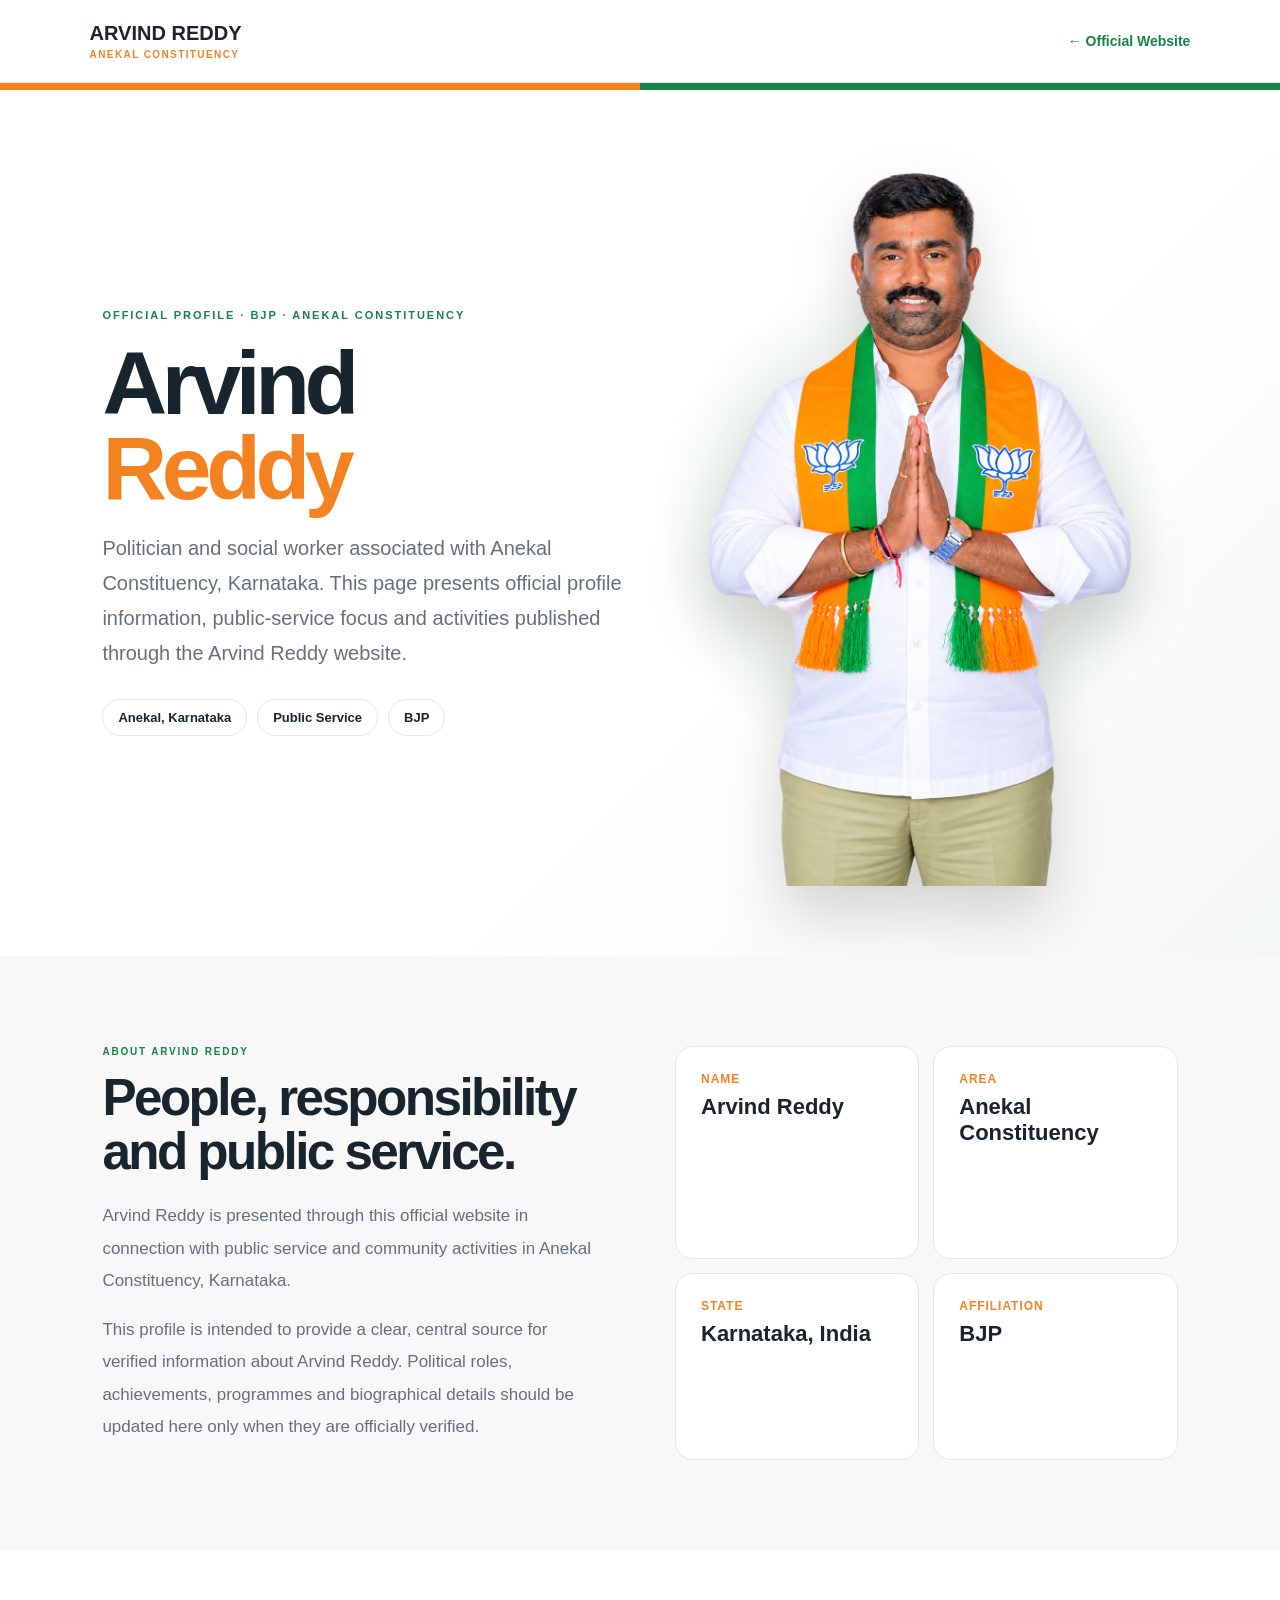
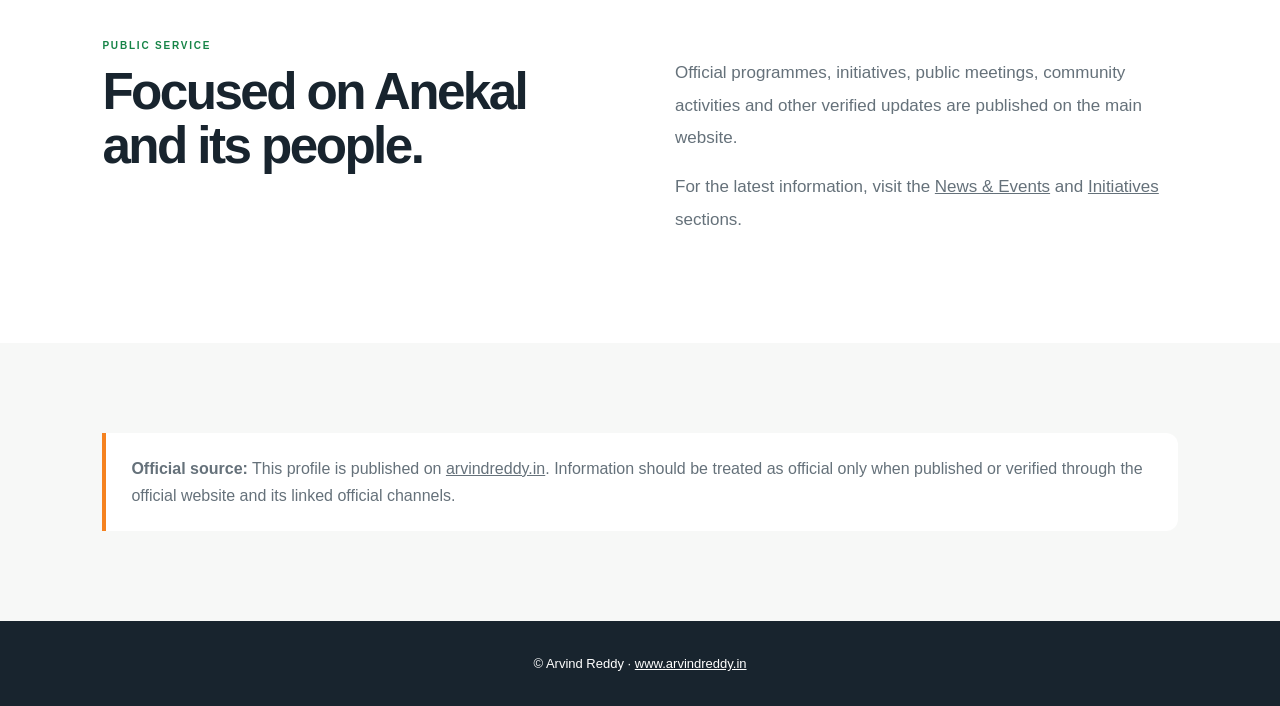
<file: arvind-reddy.html>
<!doctype html>
<html lang="en">
<head>
<meta charset="utf-8">
<meta name="viewport" content="width=device-width,initial-scale=1">
<title>Arvind Reddy | Politician & Social Worker | Anekal</title>
<meta name="description" content="Official profile of Arvind Reddy, associated with BJP and Anekal Constituency, Karnataka. Learn about his public service, initiatives and public activities.">
<link rel="canonical" href="https://www.arvindreddy.in/arvind-reddy.html">
<meta property="og:type" content="profile">
<meta property="og:title" content="Arvind Reddy | Politician & Social Worker | Anekal">
<meta property="og:description" content="Official profile of Arvind Reddy, associated with BJP and Anekal Constituency, Karnataka.">
<meta property="og:url" content="https://www.arvindreddy.in/arvind-reddy.html">
<meta property="og:image" content="https://www.arvindreddy.in/assets/arvind-reddy-hero.png">
<meta name="twitter:card" content="summary_large_image">
<meta name="twitter:title" content="Arvind Reddy | Politician & Social Worker | Anekal">
<meta name="twitter:description" content="Official profile of Arvind Reddy, associated with BJP and Anekal Constituency, Karnataka.">
<meta name="twitter:image" content="https://www.arvindreddy.in/assets/arvind-reddy-hero.png">
<script type="application/ld+json">
{
  "@context":"https://schema.org",
  "@type":"ProfilePage",
  "@id":"https://www.arvindreddy.in/arvind-reddy.html#profilepage",
  "url":"https://www.arvindreddy.in/arvind-reddy.html",
  "name":"Arvind Reddy | Official Profile",
  "mainEntity":{
    "@type":"Person",
    "@id":"https://www.arvindreddy.in/arvind-reddy.html#person",
    "name":"Arvind Reddy",
    "url":"https://www.arvindreddy.in/arvind-reddy.html",
    "image":"https://www.arvindreddy.in/assets/arvind-reddy-hero.png",
    "description":"Arvind Reddy is associated with BJP and Anekal Constituency, Karnataka, and is presented on this official website in connection with public service and community activities.",
    "jobTitle":"Politician and Social Worker",
    "sameAs":[
      "https://www.facebook.com/arvind.reddy.311",
      "https://www.instagram.com/arvind.reddy.311/"
    ],
    "address":{
      "@type":"PostalAddress",
      "addressLocality":"Anekal",
      "addressRegion":"Karnataka",
      "addressCountry":"IN"
    }
  }
}
</script>
<style>
:root{--orange:#f58220;--green:#168447;--navy:#18242e;--paper:#f7f8f7;--muted:#65717a;--line:#e4e8e6}*{box-sizing:border-box}html{scroll-behavior:smooth}body{margin:0;color:var(--navy);font-family:Inter,Arial,sans-serif;background:var(--paper)}a{color:inherit}.top{padding:22px 7vw;display:flex;justify-content:space-between;align-items:center;background:#fff;border-bottom:1px solid var(--line);position:sticky;top:0;z-index:10}.brand{text-decoration:none;font-weight:900;font-size:20px}.brand span{display:block;color:var(--orange);font-size:10px;letter-spacing:.14em;text-transform:uppercase;margin-top:4px}.back{color:var(--green);text-decoration:none;font-weight:800;font-size:14px}.hero{min-height:620px;display:grid;grid-template-columns:1fr 1fr;align-items:center;padding:70px 8vw;overflow:hidden;background:linear-gradient(135deg,#fff 0%,#fff 58%,#f4f8f5 100%)}.kicker{font-size:11px;font-weight:900;letter-spacing:.18em;color:var(--green);text-transform:uppercase}.hero h1{font-size:clamp(52px,7vw,92px);line-height:.95;letter-spacing:-.06em;margin:20px 0 18px}.hero h1 span{display:block;color:var(--orange)}.lead{font-size:20px;line-height:1.75;color:var(--muted);max-width:620px}.chips{display:flex;gap:10px;flex-wrap:wrap;margin-top:28px}.chip{padding:10px 15px;border-radius:999px;background:#fff;border:1px solid var(--line);font-size:13px;font-weight:800}.portrait{position:relative;display:flex;justify-content:center;align-items:center}.portrait:before{content:"";position:absolute;width:min(520px,90vw);height:min(520px,90vw);border-radius:50%;background:radial-gradient(circle,rgba(245,130,32,.18),rgba(22,132,71,.05) 55%,transparent 70%)}.portrait img{width:min(510px,90%);height:auto;position:relative;z-index:1;filter:drop-shadow(0 28px 30px rgba(0,0,0,.16))}.stripe{height:7px;background:linear-gradient(90deg,var(--orange) 0 50%,var(--green) 50%)}section.content{padding:90px 8vw}.grid{display:grid;grid-template-columns:1fr 1fr;gap:70px;max-width:1200px;margin:auto}.tag{font-size:10px;font-weight:900;letter-spacing:.18em;color:var(--green);text-transform:uppercase}.content h2{font-size:clamp(34px,4vw,58px);line-height:1.05;letter-spacing:-.05em;margin:14px 0 22px}.content p{font-size:17px;line-height:1.9;color:var(--muted)}.facts{display:grid;grid-template-columns:1fr 1fr;gap:14px}.fact{background:#fff;border:1px solid var(--line);border-radius:18px;padding:25px}.fact b{display:block;font-size:12px;color:var(--orange);text-transform:uppercase;letter-spacing:.08em;margin-bottom:8px}.fact strong{font-size:22px}.notice{max-width:1200px;margin:0 auto;padding:22px 25px;border-left:4px solid var(--orange);background:#fff;border-radius:0 12px 12px 0;color:var(--muted);line-height:1.7}.social{display:flex;gap:12px;flex-wrap:wrap;margin-top:25px}.social a{padding:12px 16px;border:1px solid var(--line);border-radius:10px;text-decoration:none;background:#fff;font-weight:800;font-size:13px}.footer{padding:35px 8vw;background:var(--navy);color:#fff;text-align:center;font-size:13px}.footer a{color:#fff}.kn{font-family:"Noto Sans Kannada",Arial,sans-serif}@media(max-width:800px){.top{padding:18px 5vw}.hero{grid-template-columns:1fr;padding:55px 6vw 30px;text-align:center}.hero h1{font-size:58px}.lead{margin:auto}.chips{justify-content:center}.portrait{margin-top:25px}.portrait img{width:88%}.content{padding:65px 6vw!important}.grid{grid-template-columns:1fr;gap:35px}.facts{grid-template-columns:1fr 1fr}.back{font-size:12px}}@media(max-width:460px){.facts{grid-template-columns:1fr}.hero h1{font-size:48px}}
</style>
</head>
<body>
<header class="top"><a class="brand" href="index.html">ARVIND REDDY<span>Anekal Constituency</span></a><a class="back" href="index.html">← Official Website</a></header>
<div class="stripe"></div>
<main>
<section class="hero">
<div>
<div class="kicker">Official Profile · BJP · Anekal Constituency</div>
<h1>Arvind <span>Reddy</span></h1>
<p class="lead">Politician and social worker associated with Anekal Constituency, Karnataka. This page presents official profile information, public-service focus and activities published through the Arvind Reddy website.</p>
<div class="chips"><span class="chip">Anekal, Karnataka</span><span class="chip">Public Service</span><span class="chip">BJP</span></div>
</div>
<div class="portrait"><img src="assets/arvind-reddy-hero.png" alt="Arvind Reddy official portrait" loading="eager"></div>
</section>
<section class="content">
<div class="grid">
<div><div class="tag">About Arvind Reddy</div><h2>People, responsibility and public service.</h2><p>Arvind Reddy is presented through this official website in connection with public service and community activities in Anekal Constituency, Karnataka.</p><p>This profile is intended to provide a clear, central source for verified information about Arvind Reddy. Political roles, achievements, programmes and biographical details should be updated here only when they are officially verified.</p></div>
<div class="facts"><div class="fact"><b>Name</b><strong>Arvind Reddy</strong></div><div class="fact"><b>Area</b><strong>Anekal Constituency</strong></div><div class="fact"><b>State</b><strong>Karnataka, India</strong></div><div class="fact"><b>Affiliation</b><strong>BJP</strong></div></div>
</div>
</section>
<section class="content" style="background:#fff">
<div class="grid"><div><div class="tag">Public Service</div><h2>Focused on Anekal and its people.</h2></div><div><p>Official programmes, initiatives, public meetings, community activities and other verified updates are published on the main website.</p><p>For the latest information, visit the <a href="index.html#updates">News & Events</a> and <a href="index.html#work">Initiatives</a> sections.</p></div></div>
</section>
<section class="content"><div class="notice"><strong>Official source:</strong> This profile is published on <a href="https://www.arvindreddy.in/">arvindreddy.in</a>. Information should be treated as official only when published or verified through the official website and its linked official channels.</div></section>
</main>
<footer class="footer">© Arvind Reddy · <a href="https://www.arvindreddy.in/">www.arvindreddy.in</a></footer>
</body>
</html>
</file>
